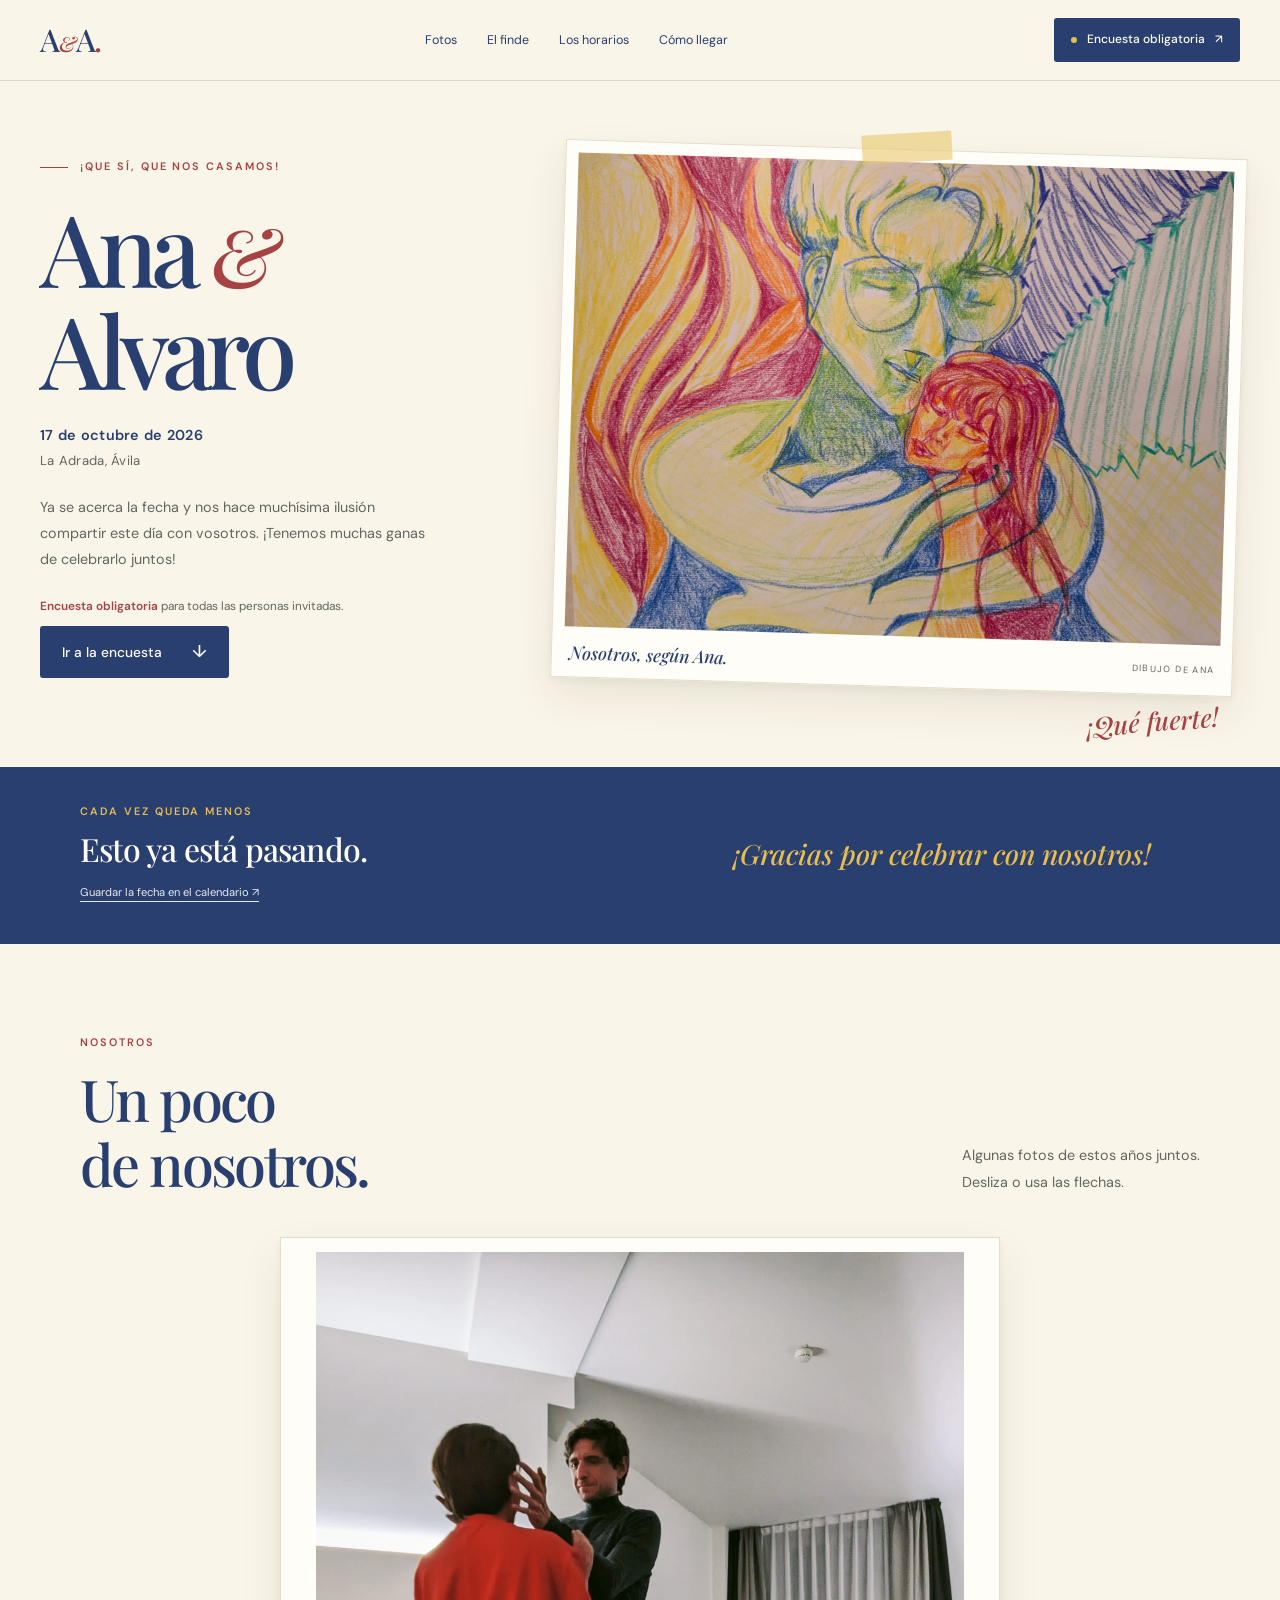
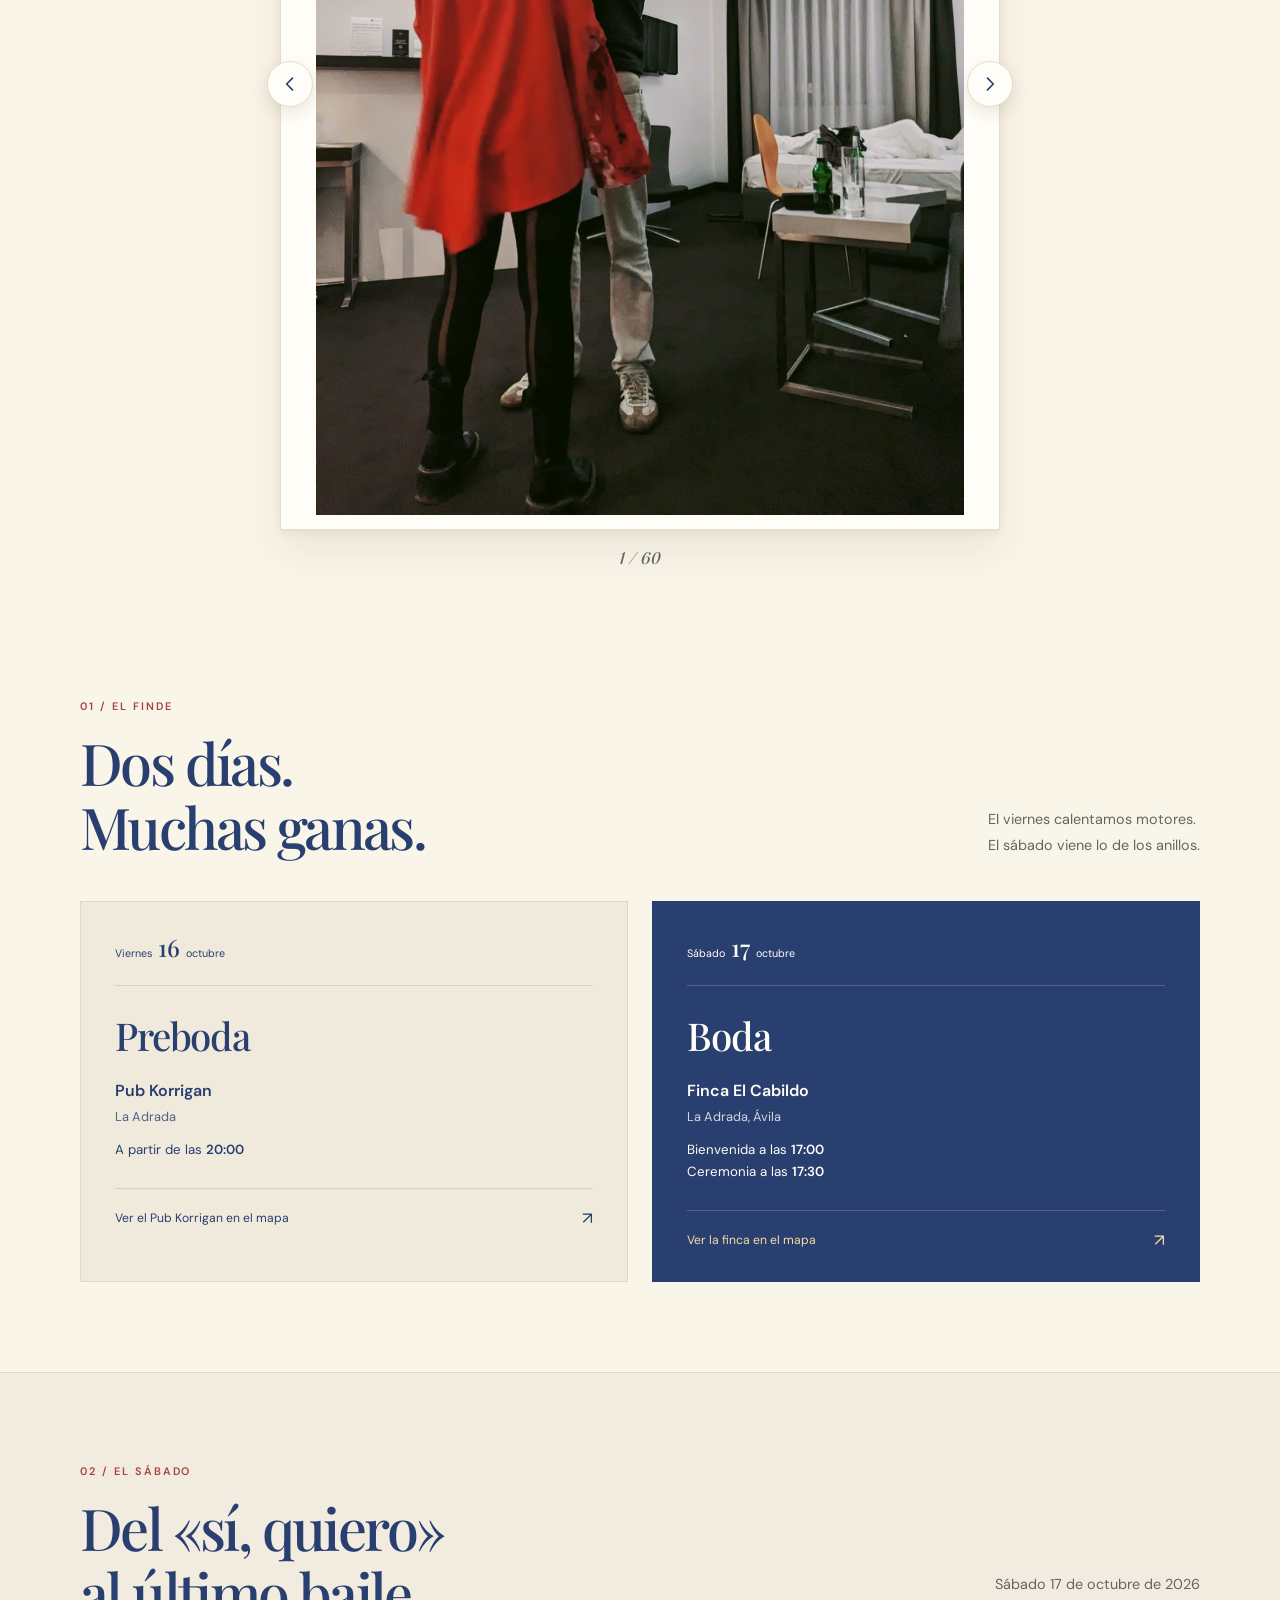
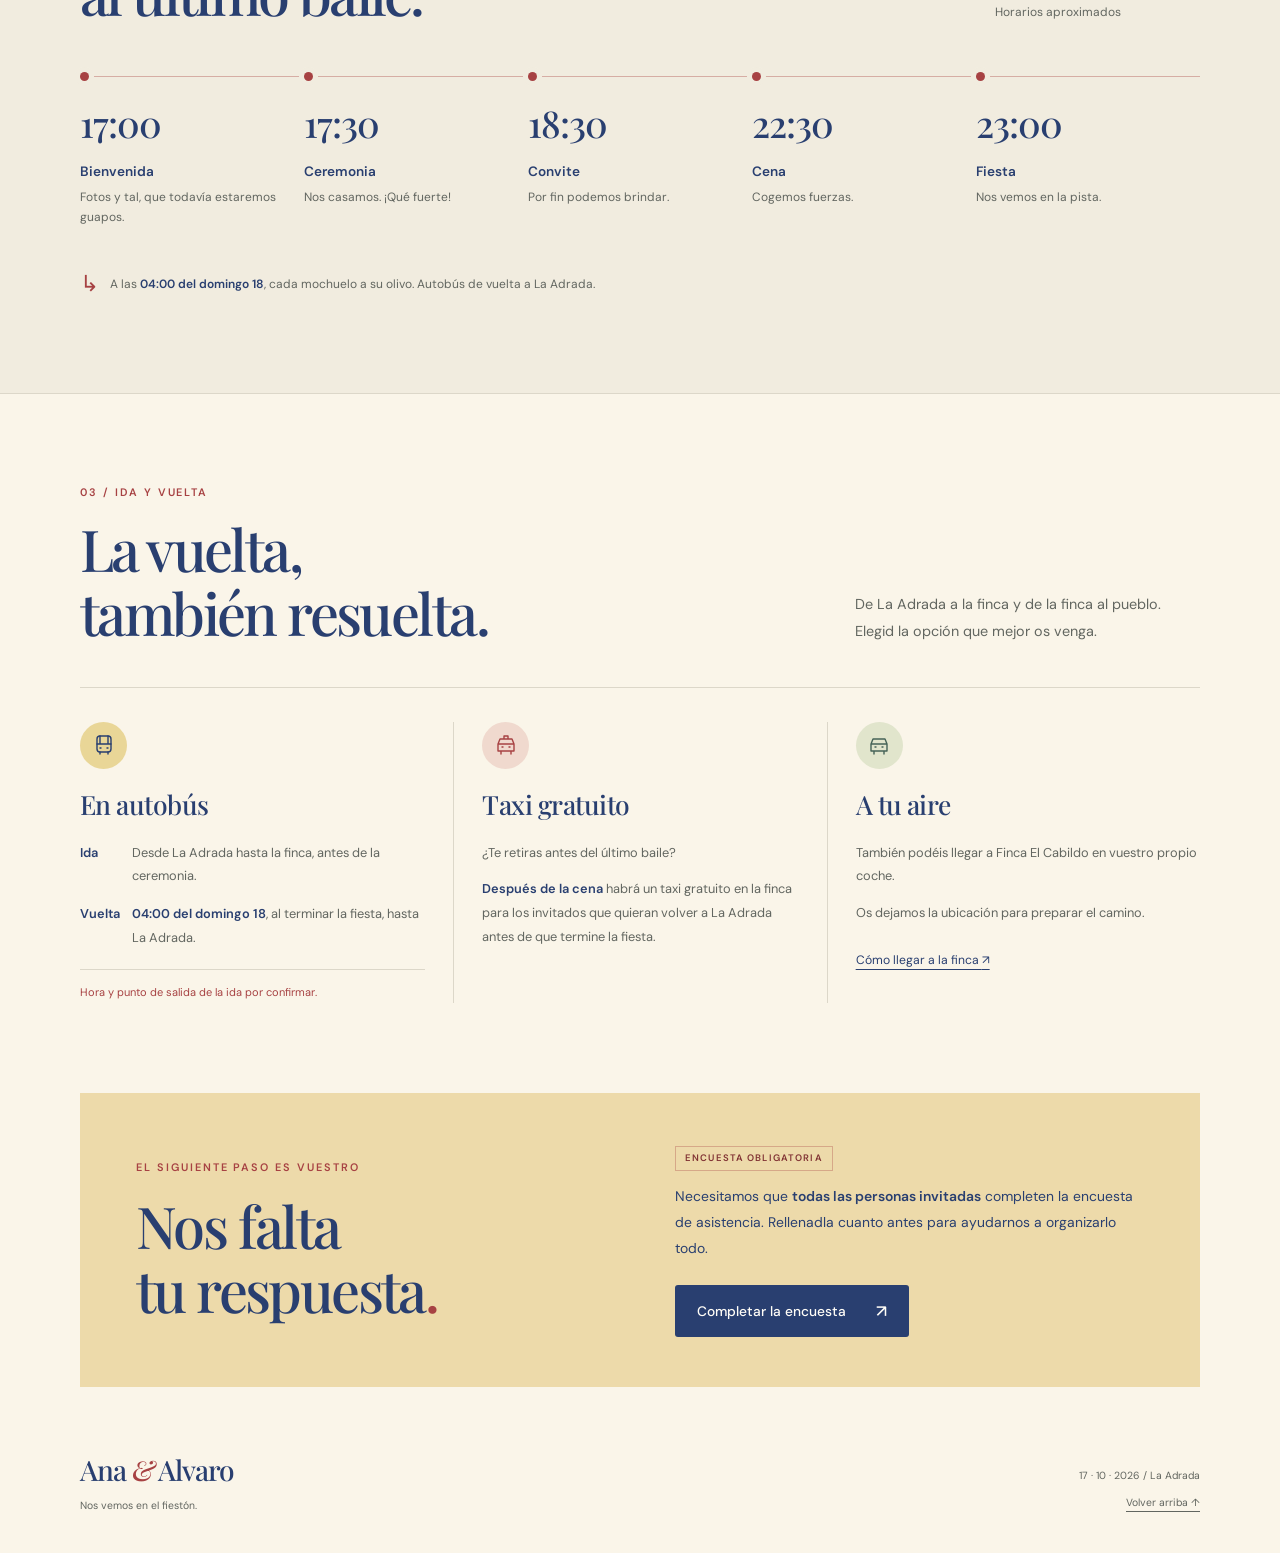
<file: index.html>
<!doctype html>
<html lang="es">
<head>
  <meta charset="utf-8">
  <meta name="viewport" content="width=device-width, initial-scale=1">
  <meta name="theme-color" content="#faf5e9">
  <meta name="description" content="Ana y Alvaro se casan el 17 de octubre de 2026 en Finca El Cabildo, La Adrada. Preboda, horarios, transporte y encuesta de asistencia.">
  <title>Ana &amp; Alvaro · 17 de octubre de 2026</title>
  <link rel="icon" href="6-favicon.svg" type="image/svg+xml">
  <link rel="preconnect" href="https://fonts.googleapis.com">
  <link rel="preconnect" href="https://fonts.gstatic.com" crossorigin>
  <link href="https://fonts.googleapis.com/css2?family=DM+Sans:wght@400;500;600&family=Playfair+Display:ital,wght@0,500;0,600;1,500&display=swap" rel="stylesheet">
  <link rel="stylesheet" href="2-styles.css">
  <script src="4-countdown.js" defer></script>
  <script src="5-gift.js" defer></script>
  <script src="carousel.js" defer></script>
</head>
<body>
  <a class="skip-link" href="#contenido">Saltar al contenido</a>

  <header class="masthead">
    <div class="masthead-inner">
      <a class="monogram" href="#inicio" aria-label="Ana y Alvaro, inicio">A<span>&amp;</span>A<span class="monogram-dot" aria-hidden="true">.</span></a>
      <nav class="main-nav" aria-label="Navegación principal">

        <a href="#nosotros">Fotos</a>
        <a href="#detalles">El finde</a>
        <a href="#horarios">Los horarios</a>
        <a href="#logistica">Cómo llegar</a>      </nav>
      <a class="header-rsvp" href="https://tally.so/r/gD2LaK" target="_blank" rel="noopener noreferrer" aria-label="Encuesta obligatoria, se abre en otra pestaña">
        <span class="status-dot" aria-hidden="true"></span>Encuesta obligatoria <span aria-hidden="true">↗</span>
      </a>
    </div>
  </header>

  <main id="contenido">
    <section class="hero" id="inicio" aria-labelledby="couple-names">
      <div class="hero-copy">
        <div class="hero-heading">
          <p class="eyebrow"><span class="short-line" aria-hidden="true"></span>¡Que sí, que nos casamos!</p>
          <h1 id="couple-names"><span>Ana <i>&amp;</i></span> <span>Alvaro</span></h1>
          <p class="hero-date"><time datetime="2026-10-17">17 de octubre de 2026</time><span>La Adrada, Ávila</span></p>
        </div>
        <div class="hero-note">
          <p class="intro">Ya se acerca la fecha y nos hace muchísima ilusión compartir este día con vosotros. ¡Tenemos muchas ganas de celebrarlo juntos!</p>
          <div class="hero-response">
            <p class="response-label"><strong>Encuesta obligatoria</strong> para todas las personas invitadas.</p>
            <a class="button button-blue" href="#confirmar" aria-label="Ir a la sección de encuesta obligatoria">Ir a la encuesta <span aria-hidden="true">↓</span></a>
          </div>
        </div>
      </div>
      <figure class="artwork">
        <div class="paper-tape" aria-hidden="true"></div>
        <picture>
          <source srcset="9-ana-alvaro-dibujo.webp" type="image/webp">
          <img src="8-ana-alvaro-dibujo.png" width="2016" height="1458" alt="Dibujo a lápices de colores de Ana y Alvaro abrazados, ilustrado por Ana." fetchpriority="high">
        </picture>
        <figcaption><span>Nosotros, según Ana.</span><span class="artwork-credit">Dibujo de Ana</span></figcaption>
        <span class="artwork-note" aria-hidden="true">¡Qué fuerte!</span>
      </figure>
    </section>

    <section class="countdown-section" aria-labelledby="countdown-title">
      <div class="countdown-inner">
        <div class="countdown-heading">
          <p class="eyebrow">Cada vez queda menos</p>
          <h2 id="countdown-title">Esto ya está pasando.</h2>
          <a class="calendar-link" href="7-ana-y-alvaro.ics" download="boda-ana-y-alvaro.ics">Guardar la fecha en el calendario <span aria-hidden="true">↗</span></a>
        </div>
        <div class="countdown-display">
          <p id="countdown-fallback"><time datetime="2026-10-17T17:30:00+02:00">17 de octubre de 2026 · 17:30</time><br><span>Hora de La Adrada</span></p>
          <div class="countdown-units" id="countdown-units" role="timer" aria-live="off" aria-label="Cuenta atrás hasta la ceremonia" hidden>
            <div><span class="count-number" id="count-days">—</span><span class="count-label">Días</span></div>
            <div><span class="count-number" id="count-hours">—</span><span class="count-label">Horas</span></div>
            <div><span class="count-number" id="count-minutes">—</span><span class="count-label">Minutos</span></div>
            <div><span class="count-number" id="count-seconds">—</span><span class="count-label">Segundos</span></div>
          </div>
          <p class="countdown-caption" id="countdown-caption" hidden>Hasta el sí, quiero · 17:30, hora de La Adrada</p>
          <p class="countdown-message" id="countdown-message" hidden></p>
        </div>
      </div>
    </section>



    <section class="section carousel-section" id="nosotros" aria-labelledby="carousel-title">
      <div class="section-heading">
        <div><p class="eyebrow">Nosotros</p><h2 id="carousel-title">Un poco<br>de nosotros.</h2></div>
        <p class="section-intro">Algunas fotos de estos años juntos.<br>Desliza o usa las flechas.</p>
      </div>
      <div class="carousel" data-carousel>
        <div class="carousel-frame">
          <div class="carousel-viewport" data-carousel-viewport tabindex="0" role="region" aria-roledescription="Carrusel" aria-label="Fotos de Ana y Alvaro">
            <div class="carousel-track" data-carousel-track></div>
          </div>
          <button class="carousel-arrow carousel-prev" type="button" data-carousel-prev aria-label="Foto anterior"><svg viewBox="0 0 24 24" fill="none" stroke="currentColor" stroke-width="2" stroke-linecap="round" stroke-linejoin="round" aria-hidden="true"><path d="M15 5l-7 7 7 7"/></svg></button>
          <button class="carousel-arrow carousel-next" type="button" data-carousel-next aria-label="Foto siguiente"><svg viewBox="0 0 24 24" fill="none" stroke="currentColor" stroke-width="2" stroke-linecap="round" stroke-linejoin="round" aria-hidden="true"><path d="M9 5l7 7-7 7"/></svg></button>
        </div>
        <p class="carousel-counter"><span data-carousel-current>1</span> / <span data-carousel-total></span></p>
      </div>
      <noscript><p class="section-intro carousel-noscript">Activa JavaScript para ver el carrusel de fotos.</p></noscript>
    </section>

    <section class="section" id="detalles" aria-labelledby="events-title">
      <div class="section-heading">
        <div><p class="eyebrow">01 / El finde</p><h2 id="events-title">Dos días.<br>Muchas ganas.</h2></div>
        <p class="section-intro">El viernes calentamos motores.<br>El sábado viene lo de los anillos.</p>
      </div>
      <div class="event-grid">
        <article class="event-card event-pre">
          <div class="event-top"><time datetime="2026-10-16">Viernes <strong>16</strong> octubre</time></div>
          <h3>Preboda</h3>
          <p class="venue">Pub Korrigan</p>
          <p class="event-place">La Adrada</p>
          <p class="event-hour">A partir de las <strong>20:00</strong></p>
          <a class="location-link" href="https://www.google.com/maps/search/?api=1&amp;query=Pub+Korrigan%2C+La+Adrada%2C+Avila" target="_blank" rel="noopener noreferrer" aria-label="Ver el Pub Korrigan en el mapa, se abre en otra pestaña">Ver el Pub Korrigan en el mapa <span aria-hidden="true">↗</span></a>
        </article>
        <article class="event-card event-wedding">
          <div class="event-top"><time datetime="2026-10-17">Sábado <strong>17</strong> octubre</time></div>
          <h3>Boda</h3>
          <p class="venue">Finca El Cabildo</p>
          <p class="event-place">La Adrada, Ávila</p>
          <p class="event-hour">Bienvenida a las <strong>17:00</strong><br>Ceremonia a las <strong>17:30</strong></p>
          <a class="location-link" href="https://www.google.com/maps/search/?api=1&amp;query=Finca+El+Cabildo%2C+La+Adrada%2C+Avila" target="_blank" rel="noopener noreferrer" aria-label="Ver Finca El Cabildo en el mapa, se abre en otra pestaña">Ver la finca en el mapa <span aria-hidden="true">↗</span></a>
        </article>
      </div>
    </section>

    <section class="schedule-section" id="horarios" aria-labelledby="schedule-title">
      <div class="section schedule-inner">
        <div class="section-heading">
          <div><p class="eyebrow">02 / El sábado</p><h2 id="schedule-title">Del «sí, quiero»<br>al último baile.</h2></div>
          <p class="section-intro">Sábado 17 de octubre de 2026<br><span class="muted">Horarios aproximados</span></p>
        </div>
        <ol class="timeline">
          <li><span class="timeline-dot" aria-hidden="true"></span><time datetime="2026-10-17T17:00:00+02:00">17:00</time><div><h3>Bienvenida</h3><p>Fotos y tal, que todavía estaremos guapos.</p></div></li>
          <li><span class="timeline-dot" aria-hidden="true"></span><time datetime="2026-10-17T17:30:00+02:00">17:30</time><div><h3>Ceremonia</h3><p>Nos casamos. ¡Qué fuerte!</p></div></li>
          <li><span class="timeline-dot" aria-hidden="true"></span><time datetime="2026-10-17T18:30:00+02:00">18:30</time><div><h3>Convite</h3><p>Por fin podemos brindar.</p></div></li>
          <li><span class="timeline-dot" aria-hidden="true"></span><time datetime="2026-10-17T22:30:00+02:00">22:30</time><div><h3>Cena</h3><p>Cogemos fuerzas.</p></div></li>
          <li><span class="timeline-dot" aria-hidden="true"></span><time datetime="2026-10-17T23:00:00+02:00">23:00</time><div><h3>Fiesta</h3><p>Nos vemos en la pista.</p></div></li>
        </ol>
        <p class="schedule-return"><span aria-hidden="true">↳</span> A las <strong>04:00 del domingo 18</strong>, cada mochuelo a su olivo. Autobús de vuelta a La Adrada.</p>
      </div>
    </section>

    <section class="section" id="logistica" aria-labelledby="transport-title">
      <div class="section-heading">
        <div><p class="eyebrow">03 / Ida y vuelta</p><h2 id="transport-title">La vuelta,<br>también resuelta.</h2></div>
        <p class="section-intro">De La Adrada a la finca y de la finca al pueblo. Elegid la opción que mejor os venga.</p>
      </div>
      <div class="transport-grid">
        <article class="transport-card">
          <span class="transport-icon" aria-hidden="true"><svg viewBox="0 0 24 24" fill="none"><rect x="5" y="3" width="14" height="16" rx="3"/><path d="M5 11h14M8 3v8m8-8v8M8 19v2m8-2v2M8 15h1m6 0h1"/></svg></span>
          <h3>En autobús</h3>
          <dl class="transport-times">
            <div><dt>Ida</dt><dd>Desde La Adrada hasta la finca, antes de la ceremonia.</dd></div>
            <div><dt>Vuelta</dt><dd><strong>04:00 del domingo 18</strong>, al terminar la fiesta, hasta La Adrada.</dd></div>
          </dl>
          <p class="pending-note">Hora y punto de salida de la ida por confirmar.</p>
        </article>
        <article class="transport-card">
          <span class="transport-icon icon-coral" aria-hidden="true"><svg viewBox="0 0 24 24" fill="none"><path d="m4 11 2-5h12l2 5M4 11h16v7H4zM7 18v3m10-3v3M8 14h1m6 0h1M10 6V3h4v3"/></svg></span>
          <h3>Taxi gratuito</h3>
          <p>¿Te retiras antes del último baile?</p>
          <p><strong>Después de la cena</strong> habrá un taxi gratuito en la finca para los invitados que quieran volver a La Adrada antes de que termine la fiesta.</p>
        </article>
        <article class="transport-card">
          <span class="transport-icon icon-green" aria-hidden="true"><svg viewBox="0 0 24 24" fill="none"><path d="m4 11 2-5h12l2 5M4 11h16v7H4zM7 18v3m10-3v3M8 14h1m6 0h1"/></svg></span>
          <h3>A tu aire</h3>
          <p>También podéis llegar a Finca El Cabildo en vuestro propio coche.</p>
          <p>Os dejamos la ubicación para preparar el camino.</p>
          <a class="text-link" href="https://www.google.com/maps/dir/?api=1&amp;destination=Finca+El+Cabildo%2C+La+Adrada%2C+Avila&amp;travelmode=driving" target="_blank" rel="noopener noreferrer" aria-label="Ver ubicación de Finca El Cabildo, se abre en otra pestaña">Cómo llegar a la finca <span aria-hidden="true">↗</span></a>
        </article>
      </div>
    </section>

    <section class="rsvp-section" id="confirmar" aria-labelledby="rsvp-title">
      <div class="rsvp-inner">
        <div><p class="eyebrow">El siguiente paso es vuestro</p><h2 id="rsvp-title">Nos falta<br>tu respuesta<span>.</span></h2></div>
        <div class="rsvp-action">
          <p class="required-tag">Encuesta obligatoria</p>
          <p>Necesitamos que <strong>todas las personas invitadas</strong> completen la encuesta de asistencia. Rellenadla cuanto antes para ayudarnos a organizarlo todo.</p>
          <a class="button button-blue" href="https://tally.so/r/gD2LaK" target="_blank" rel="noopener noreferrer" aria-label="Completar la encuesta obligatoria, se abre en otra pestaña">Completar la encuesta <span aria-hidden="true">↗</span></a>
        </div>
      </div>
    </section>

    <section class="gift-section" id="regalo" aria-labelledby="gift-title" hidden>
      <div class="gift-inner">
        <div class="gift-copy">
          <p class="eyebrow">De corazón</p>
          <h2 id="gift-title">El mejor regalo<br>es veros allí.</h2>
          <p>Si queréis hacernos un regalo, os dejamos aquí nuestra cuenta. Gracias por acompañarnos y por todo el cariño que nos dais.</p>
        </div>
        <div class="gift-account">
          <p class="gift-account-label">Datos de la cuenta</p>
          <dl class="gift-details">
            <div><dt>Titular</dt><dd></dd></div>
            <div id="gift-bank-row" hidden><dt>Banco</dt><dd></dd></div>
            <div>
              <dt class="gift-iban-heading">IBAN <button class="gift-copy-button" id="copy-iban" type="button" aria-label="Copiar IBAN" title="Copiar IBAN" hidden><svg viewBox="0 0 24 24" fill="none" stroke="currentColor" stroke-width="1.8" stroke-linecap="round" stroke-linejoin="round" aria-hidden="true"><rect x="8" y="8" width="11" height="11" rx="2"/><path d="M16 8V6a2 2 0 0 0-2-2H6a2 2 0 0 0-2 2v8a2 2 0 0 0 2 2h2"/></svg></button></dt>
              <dd class="gift-iban-scroll"><span class="gift-iban" id="gift-iban"></span><span class="gift-copy-status" id="gift-copy-status" role="status" aria-live="polite"></span></dd>
            </div>
            <div><dt>BIC / SWIFT</dt><dd></dd></div>
          </dl>
          <p class="gift-reference">En el concepto, poned vuestros nombres para saber de quién viene el regalo.</p>
        </div>
      </div>
    </section>
  </main>

  <footer class="footer">
    <div><p class="footer-names">Ana <i>&amp;</i> Alvaro</p><p>Nos vemos en el fiestón.</p></div>
    <div class="footer-end"><p>17 · 10 · 2026 / La Adrada</p><a href="#inicio">Volver arriba <span aria-hidden="true">↑</span></a></div>
  </footer>
</body>
</html>
</file>
<file: 2-styles.css>
/* Colores tomados del dibujo de Ana. */
:root {
  --paper: #faf5e9;
  --white: #fffdf7;
  --blue: #293f70;
  --coral: #a74243;
  --gold: #e7bc50;
  --muted: #626660;
  --line: #dcd7c9;
  --serif: 'Playfair Display', Georgia, serif;
  --sans: 'DM Sans', system-ui, sans-serif;
}
* { box-sizing: border-box; }
html { scroll-behavior: smooth; scroll-padding-top: 110px; }
body { margin: 0; color: var(--blue); background: var(--paper); font: 16px/1.65 var(--sans); -webkit-font-smoothing: antialiased; }
img, svg { max-width: 100%; }
a { color: inherit; text-underline-offset: 5px; }
button, a { -webkit-tap-highlight-color: transparent; }
a:focus-visible, button:focus-visible { outline: 3px solid var(--coral); outline-offset: 6px; border-radius: 3px; }
[hidden] { display: none !important; }
::selection { background: #edc65b; color: var(--blue); }
h1, h2, h3, p, figure { margin: 0; }
h2 { font: 500 clamp(2.6rem, 4.5vw, 4rem)/1.12 var(--serif); letter-spacing: -.045em; }
.eyebrow { font-size: .68rem; font-weight: 600; text-transform: uppercase; letter-spacing: .18em; color: var(--coral); }
.skip-link { position: fixed; top: 8px; left: 8px; z-index: 20; padding: 10px 16px; background: var(--blue); color: white; transform: translateY(-160%); }
.skip-link:focus { transform: translateY(0); }

/* El acceso a la encuesta sigue visible también en móvil. */
.masthead { position: sticky; top: 0; z-index: 10; background: rgba(250,245,233,.97); border-bottom: 1px solid var(--line); }
.masthead-inner { max-width: 1370px; margin: auto; padding: 18px 40px; display: flex; align-items: center; justify-content: space-between; gap: 24px; }
.monogram { font: 500 1.95rem/1 var(--serif); letter-spacing: -.09em; text-decoration: none; white-space: nowrap; }
.monogram > span:first-child { color: var(--coral); font-size: .68em; font-style: italic; margin: 0 2px; }
.monogram-dot { color: var(--coral); }
.main-nav { display: flex; gap: 30px; font-size: .78rem; }
.main-nav a { padding: 10px 0; text-decoration: none; }
.main-nav a:hover { color: var(--coral); }
.header-rsvp { display: flex; align-items: center; gap: 10px; min-height: 44px; padding: 10px 17px; background: var(--blue); color: var(--white); font-size: .75rem; font-weight: 500; text-decoration: none; border-radius: 3px; }
.status-dot { width: 6px; height: 6px; flex-shrink: 0; background: var(--gold); border-radius: 50%; }
.header-rsvp:hover { background: #3d5384; }

/* Portada: texto e ilustración comparten la primera pantalla. */
.hero { max-width: 1370px; margin: auto; padding: 68px 40px 80px; display: grid; grid-template-columns: .84fr 1.25fr; align-items: center; gap: 60px; }
.hero-heading .eyebrow { display: flex; align-items: center; gap: 12px; }
.short-line { display: inline-block; width: 28px; height: 1px; background: var(--coral); }
.hero h1 { margin: 20px 0 24px; font: 500 clamp(4.5rem, 7.8vw, 7.1rem)/1.02 var(--serif); letter-spacing: -.065em; }
.hero h1 > span { display: block; }
.hero h1 i { color: var(--coral); font-size: .82em; font-weight: 500; }
.hero-date { font-size: .9rem; letter-spacing: .02em; }
.hero-date time { font-weight: 600; }
.hero-date > span { display: block; margin-top: 2px; color: var(--muted); font-size: .82rem; }
.intro { max-width: 395px; margin-top: 24px; color: var(--muted); font-size: .9rem; line-height: 1.8; }
.hero-response { margin-top: 24px; }
.response-label { max-width: 370px; margin-bottom: 10px; font-size: .74rem; line-height: 1.6; color: var(--muted); }
.response-label strong { color: var(--coral); font-weight: 600; }
.button { display: inline-flex; min-height: 52px; align-items: center; justify-content: space-between; gap: 30px; padding: 14px 22px; border-radius: 3px; text-decoration: none; font-size: .86rem; font-weight: 500; transition: background .18s, transform .18s; }
.button-blue { background: var(--blue); color: var(--white); }
.button-blue:hover { background: #3b5488; transform: translateY(-2px); }
.button span { font-size: 1.25em; line-height: 1; }
.artwork { position: relative; padding: 12px 12px 0; background: var(--white); border: 1px solid #e6ddc9; box-shadow: 0 18px 40px #3c321416, 0 3px 7px #3c32140c; transform: rotate(1.7deg); }
.artwork picture, .artwork img { display: block; width: 100%; height: auto; }
.artwork figcaption { display: flex; align-items: center; justify-content: space-between; gap: 12px; min-height: 50px; padding: 12px 5px; }
.artwork figcaption > span:first-child { font: italic 500 1.1rem var(--serif); }
.artwork-credit { font-size: .57rem; text-transform: uppercase; letter-spacing: .15em; color: var(--muted); }
.paper-tape { position: absolute; z-index: 1; width: 90px; height: 29px; top: -17px; left: calc(50% - 45px); background: #e8c96994; transform: rotate(-5deg); }
.artwork-note { position: absolute; bottom: -44px; right: 12px; font: italic 500 1.6rem var(--serif); color: var(--coral); transform: rotate(-6deg); }

/* Cuenta atrás: la hora de destino no depende de la zona del visitante. */
.countdown-section { background: var(--blue); color: var(--white); }
.countdown-inner { display: flex; justify-content: space-between; align-items: center; gap: 48px; max-width: 1200px; margin: auto; padding: 36px 40px 40px; }
.countdown-heading .eyebrow { color: var(--gold); margin-bottom: 10px; }
.countdown-heading h2 { font-size: clamp(1.65rem, 2.5vw, 2.4rem); letter-spacing: -.025em; }
.calendar-link { display: inline-block; margin-top: 16px; color: #e6e9ee; font-size: .7rem; }
.calendar-link:hover { color: var(--gold); }
.countdown-section a:focus-visible { outline-color: var(--gold); }
.countdown-display { flex: 0 0 46%; text-align: center; }
.countdown-units { display: grid; grid-template-columns: repeat(4, minmax(0, 1fr)); }
.countdown-units > div + div { border-left: 1px solid #ffffff29; }
.count-number { display: block; font: 500 clamp(2.2rem, 4vw, 3.4rem)/1.15 var(--serif); font-variant-numeric: lining-nums tabular-nums; letter-spacing: -.03em; }
.count-label { display: block; margin-top: 8px; color: #e1e5eb; font-size: .55rem; text-transform: uppercase; letter-spacing: .15em; }
.countdown-caption { margin-top: 15px; font-size: .62rem; color: #d5dce7; }
.countdown-message { font: italic 500 1.75rem/1.4 var(--serif); color: var(--gold); }
#countdown-fallback { font: 500 1.3rem/1.5 var(--serif); }
#countdown-fallback span { font: .7rem var(--sans); color: #e1e5eb; }

.section { max-width: 1200px; padding: 90px 40px; margin: auto; }
.section-heading { display: flex; justify-content: space-between; align-items: end; gap: 48px; margin-bottom: 42px; }
.section-heading .eyebrow { margin-bottom: 14px; }
.section-intro { max-width: 345px; color: var(--muted); font-size: .9rem; line-height: 1.85; }
.muted { font-size: .75rem; }
.event-grid { display: grid; grid-template-columns: 1fr 1fr; gap: 24px; }
.event-card { padding: 29px 34px 27px; border: 1px solid var(--line); }
.event-pre { background: #f0eadc; }
.event-wedding { background: var(--blue); border-color: var(--blue); color: var(--white); }
.event-top { display: flex; justify-content: space-between; align-items: center; gap: 12px; padding-bottom: 22px; border-bottom: 1px solid #293f7025; }
.event-kind { color: var(--coral); text-transform: uppercase; letter-spacing: .15em; font-size: .63rem; font-weight: 600; }
.event-top time { font-size: .67rem; white-space: nowrap; }
.event-top time strong { font: 500 1.5rem var(--serif); margin: 0 3px; }
.event-wedding .event-kind { color: var(--gold); }
.event-wedding .event-top { border-color: #ffffff33; }
.event-card h3 { font: 500 clamp(1.9rem, 3vw, 2.6rem)/1.15 var(--serif); letter-spacing: -.03em; margin: 27px 0 21px; }
.venue { font-weight: 600; font-size: 1rem; }
.event-place { font-size: .8rem; opacity: .8; margin: 2px 0 12px; }
.event-hour { font-size: .83rem; }
.event-hour strong { font-weight: 600; }
.location-link { display: flex; min-height: 44px; margin-top: 27px; padding: 14px 0 0; justify-content: space-between; align-items: center; border-top: 1px solid #293f7025; font-size: .76rem; text-decoration: none; }
.location-link:hover { text-decoration: underline; }
.location-link span { font-size: 1.4em; }
.event-wedding .location-link { border-color: #ffffff33; color: #f6dda3; }
.event-wedding a:focus-visible { outline-color: var(--gold); }

.schedule-section { background: #f1ecdf; border-block: 1px solid var(--line); }
.timeline { display: grid; grid-template-columns: repeat(5, minmax(0, 1fr)); list-style: none; padding: 0; margin: 52px 0 0; }
.timeline li { position: relative; padding: 24px 16px 0 0; border-top: 1px solid #a7424360; }
.timeline-dot { position: absolute; width: 9px; height: 9px; top: -5px; left: 0; background: var(--coral); border-radius: 50%; box-shadow: 0 0 0 5px #f1ecdf; }
.timeline time { font: 500 2.3rem/1.2 var(--serif); letter-spacing: -.025em; }
.timeline h3 { font-size: .85rem; font-weight: 600; margin: 14px 0 5px; }
.timeline p { font-size: .75rem; color: var(--muted); }
.schedule-return { margin-top: 38px; font-size: .75rem; color: var(--muted); }
.schedule-return > span { display: inline-block; font-size: 1.4rem; margin-right: 8px; color: var(--coral); vertical-align: middle; }
.schedule-return strong { font-weight: 600; color: var(--blue); }

.transport-grid { display: grid; grid-template-columns: repeat(3, minmax(0, 1fr)); gap: 0; border-top: 1px solid var(--line); padding-top: 34px; }
.transport-card { padding-right: 28px; }
.transport-card + .transport-card { padding-left: 28px; border-left: 1px solid var(--line); }
.transport-card:last-child { padding-right: 0; }
.transport-icon { display: inline-flex; align-items: center; justify-content: center; width: 47px; height: 47px; border-radius: 50%; background: #e9d697; color: var(--blue); }
.transport-icon svg { width: 24px; height: 24px; stroke: currentColor; stroke-width: 1.4; stroke-linecap: round; stroke-linejoin: round; }
.icon-coral { background: #f0d9ce; color: var(--coral); }
.icon-green { background: #e1e5cc; color: #456357; }
.transport-card h3 { font: 500 1.65rem var(--serif); margin: 17px 0 19px; letter-spacing: -.02em; }
.transport-card p, .transport-times { font-size: .8rem; color: var(--muted); line-height: 1.85; }
.transport-card > p + p { margin-top: 13px; }
.transport-card strong { color: var(--blue); font-weight: 600; }
.transport-times { margin: 0; }
.transport-times > div { display: grid; grid-template-columns: 44px 1fr; gap: 8px; }
.transport-times > div + div { margin-top: 14px; }
.transport-times dt { font-weight: 600; color: var(--blue); }
.transport-times dd { margin: 0; }
.transport-card .pending-note { margin-top: 20px; padding-top: 12px; border-top: 1px solid var(--line); font-size: .69rem; color: var(--coral); }
.text-link { display: inline-block; min-height: 44px; padding-top: 15px; margin-top: 10px; font-size: .76rem; }
.text-link:hover { color: var(--coral); }

.rsvp-section { padding: 0 40px 64px; }
.rsvp-inner { display: grid; grid-template-columns: 1fr 1fr; align-items: center; gap: 70px; max-width: 1120px; margin: auto; background: #eddaaa; padding: 50px 56px; }
.rsvp-inner .eyebrow { margin-bottom: 16px; }
.rsvp-inner h2 { font-size: clamp(2.5rem, 4.5vw, 3.8rem); }
.rsvp-inner h2 span { color: var(--coral); }
.rsvp-action .required-tag { display: inline-block; margin-bottom: 13px; padding: 4px 9px; border: 1px solid #a7424355; font-size: .59rem; letter-spacing: .12em; font-weight: 600; text-transform: uppercase; color: #813334; }
.rsvp-action > p:not(.required-tag) { font-size: .87rem; line-height: 1.85; }
.rsvp-action strong { font-weight: 600; }
.rsvp-action .button { margin-top: 24px; }
.gift-section { padding: 0 40px 78px; }
.gift-inner { display: grid; grid-template-columns: minmax(0, 1fr) minmax(0, 1fr); align-items: center; gap: 60px; max-width: 1120px; margin: auto; padding: 42px 52px; background: #f0eadc; border: 1px solid var(--line); }
.gift-copy .eyebrow { margin-bottom: 13px; }
.gift-copy h2 { font-size: clamp(2.2rem, 3.7vw, 3.2rem); }
.gift-copy > p:last-child { max-width: 405px; margin-top: 20px; color: var(--muted); font-size: .86rem; line-height: 1.8; }
.gift-account { min-width: 0; padding: 4px 0 4px 30px; border-left: 2px solid var(--coral); }
.gift-account-label { color: var(--coral); font-size: .72rem; font-weight: 600; text-transform: uppercase; letter-spacing: .11em; }
.gift-details { margin: 20px 0 0; }
.gift-details > div + div { margin-top: 14px; }
.gift-details dt { margin-bottom: 3px; color: var(--muted); font-size: .78rem; }
.gift-details dd { margin: 0; font-size: .96rem; font-weight: 500; overflow-wrap: anywhere; }
.gift-iban-heading { display: flex; align-items: center; gap: 4px; }
.gift-details .gift-iban-scroll { overflow-x: auto; overflow-wrap: normal; }
.gift-iban { display: block; width: max-content; max-width: none; font: 600 1.02rem/1.6 var(--sans); letter-spacing: -.025em; white-space: nowrap; font-variant-numeric: tabular-nums; }
.gift-copy-button { display: inline-flex; width: 30px; height: 30px; align-items: center; justify-content: center; padding: 5px; border: 0; border-radius: 5px; background: none; color: var(--coral); cursor: pointer; }
.gift-copy-button svg { width: 18px; height: 18px; }
.gift-copy-button:hover { background: #a7424317; }
.gift-copy-status { display: block; margin-top: 5px; color: var(--muted); font-size: .78rem; }
.gift-copy-status:empty { display: none; }
.gift-reference { margin-top: 20px; padding-top: 16px; border-top: 1px solid var(--line); color: var(--muted); font-size: .82rem; line-height: 1.7; }
.footer { display: flex; justify-content: space-between; align-items: end; gap: 30px; padding: 0 40px 38px; max-width: 1200px; margin: auto; }
.footer-names { font: 500 1.75rem var(--serif); letter-spacing: -.04em; }
.footer-names i { color: var(--coral); }
.footer p:not(.footer-names), .footer a { font-size: .65rem; color: var(--muted); }
.footer-names + p { margin-top: 9px; }
.footer-end { text-align: right; }
.footer-end a { display: inline-block; padding: 10px 0 0; }

@media (min-width: 1500px) {
  .hero { padding-top: 84px; padding-bottom: 100px; }
}
@media (max-width: 1000px) {
  .masthead-inner { padding-inline: 28px; }
  .hero { gap: 30px; padding: 48px 28px 70px; grid-template-columns: .9fr 1.1fr; }
  .hero h1 { font-size: clamp(3.8rem, 8.4vw, 5.2rem); }
  .hero-heading .eyebrow { font-size: .59rem; letter-spacing: .14em; }
  .intro { font-size: .82rem; }
  .section { padding: 72px 28px; }
  .countdown-inner { padding-inline: 28px; gap: 24px; }
  .event-card { padding-inline: 25px; }
  .rsvp-section { padding-inline: 28px; }
  .rsvp-inner { padding: 38px 34px; gap: 35px; }
  .gift-section { padding-inline: 28px; }
  .gift-inner { gap: 30px; padding: 36px; }
}
@media (max-width: 720px) {
  html { scroll-padding-top: 90px; }
  .masthead-inner { padding: 12px 20px; gap: 12px; }
  .monogram { font-size: 1.75rem; }
  .main-nav { display: none; }
  .header-rsvp { min-height: 42px; padding: 10px 12px; font-size: .68rem; gap: 8px; }
  .hero { display: grid; grid-template-columns: minmax(0, 1fr); gap: 25px; padding: 32px 23px 42px; }
  .hero-copy { display: contents; }
  .hero-heading { order: 1; text-align: center; }
  .hero-heading .eyebrow { justify-content: center; font-size: .6rem; }
  .hero h1 { font-size: clamp(2.45rem, 12vw, 4.7rem); margin: 15px 0 15px; letter-spacing: -.065em; white-space: nowrap; }
  .hero h1 > span { display: inline; }
  .hero-date { font-size: .8rem; }
  .hero-date > span { font-size: .71rem; margin-top: 1px; }
  .artwork { order: 2; transform: rotate(.8deg); padding: 8px 8px 0; margin-top: 5px; }
  .artwork figcaption { min-height: 40px; padding: 10px 3px; }
  .artwork figcaption > span:first-child { font-size: .98rem; }
  .artwork-credit { font-size: .48rem; letter-spacing: .09em; }
  .paper-tape { width: 62px; height: 23px; left: calc(50% - 31px); top: -13px; }
  .artwork-note { display: none; }
  .hero-note { order: 3; text-align: center; }
  .intro { max-width: 430px; margin: 0 auto; font-size: .84rem; }
  .hero-response { margin-top: 19px; }
  .response-label { margin: 0 auto 11px; max-width: 280px; font-size: .69rem; }
  .hero-response .button { width: 100%; max-width: 350px; }
  .countdown-inner { flex-direction: column; gap: 27px; padding: 31px 22px; text-align: center; }
  .countdown-heading h2 { font-size: 1.9rem; }
  .calendar-link { margin-top: 12px; }
  .countdown-display { width: 100%; max-width: 420px; }
  .count-number { font-size: 2.55rem; }
  .count-label { font-size: .5rem; letter-spacing: .1em; }
  .countdown-caption { font-size: .57rem; }
  .section { padding: 57px 23px; }
  .section-heading { display: block; margin-bottom: 28px; }
  .section-heading .eyebrow { margin-bottom: 12px; }
  h2 { font-size: clamp(2.45rem, 9.5vw, 3.4rem); }
  .section-intro { margin-top: 20px; font-size: .83rem; }
  .event-grid { grid-template-columns: minmax(0, 1fr); gap: 18px; }
  .event-card { padding: 23px 24px; }
  .event-top { padding-bottom: 18px; }
  .event-card h3 { font-size: 2.15rem; margin: 23px 0 18px; }
  .event-top time { font-size: .62rem; }
  .location-link { font-size: .73rem; }
  .timeline { position: relative; display: block; margin-top: 33px; }
  .timeline::before { content: ""; position: absolute; top: 22px; bottom: 22px; left: 5px; width: 1px; background: #a7424360; }
  .timeline li { display: grid; grid-template-columns: 91px minmax(0,1fr); gap: 18px; border-top: 0; padding: 0 0 30px 22px; margin-left: 5px; }
  .timeline li:last-child { padding-bottom: 0; }
  .timeline-dot { top: 18px; left: -5px; box-shadow: none; }
  .timeline time { font-size: 1.8rem; }
  .timeline h3 { margin: 0 0 3px; font-size: .85rem; }
  .timeline p { font-size: .74rem; }
  .schedule-return { padding-top: 18px; margin-top: 27px; border-top: 1px solid var(--line); line-height: 1.8; font-size: .73rem; }
  .transport-grid { grid-template-columns: minmax(0,1fr); padding-top: 24px; }
  .transport-card { padding: 0 0 26px; }
  .transport-card + .transport-card { border-left: 0; border-top: 1px solid var(--line); padding: 26px 0; }
  .transport-card:last-child { padding-bottom: 0; }
  .transport-card h3 { margin: 13px 0 14px; }
  .transport-card p, .transport-times { font-size: .84rem; }
  .transport-card .pending-note { max-width: 350px; }
  .transport-card .text-link { font-size: .8rem; }
  .rsvp-section { padding: 0 18px 42px; }
  .rsvp-inner { grid-template-columns: minmax(0,1fr); padding: 33px 25px; gap: 27px; }
  .rsvp-inner h2 { font-size: 2.8rem; }
  .rsvp-inner .eyebrow { font-size: .59rem; }
  .rsvp-action .button { width: 100%; gap: 12px; }
  .gift-section { padding: 0 18px 48px; }
  .gift-inner { display: block; padding: 31px 22px; }
  .gift-copy h2 { font-size: clamp(2.25rem, 9.5vw, 3rem); }
  .gift-copy > p:last-child { font-size: .95rem; line-height: 1.65; }
  .gift-account { margin-top: 29px; padding: 23px 0 0; border-left: 0; border-top: 2px solid var(--coral); }
  .gift-account-label { font-size: .75rem; }
  .gift-details { margin-top: 20px; }
  .gift-details > div + div { margin-top: 15px; }
  .gift-details dt { font-size: .9rem; }
  .gift-details dd { font-size: 1rem; }
  .gift-iban { font-size: 1rem; }
  .gift-reference { font-size: .95rem; }
  .footer { display: block; padding: 0 23px 28px; text-align: center; }
  .footer-end { text-align: center; margin-top: 24px; }
}
@media (max-width: 340px) {
  .gift-iban { font-size: .95rem; }
}
@media (prefers-reduced-motion: reduce) {
  html { scroll-behavior: auto; }
  .button { transition: none; }
  .button:hover { transform: none; }
}


/* Carrusel de fotos: marco de papel como el dibujo de la portada. */
.carousel-section { padding-bottom: 40px; }
.carousel { max-width: 720px; margin: 0 auto; }
.carousel-frame { position: relative; padding: 14px; background: var(--white); border: 1px solid #e6ddc9; box-shadow: 0 18px 40px #3c321416, 0 3px 7px #3c32140c; }
.carousel-viewport { overflow-x: auto; scrollbar-width: none; -ms-overflow-style: none; scroll-snap-type: x mandatory; }
.carousel-viewport::-webkit-scrollbar { display: none; }
.carousel-track { display: flex; }
.carousel-slide { flex: 0 0 100%; scroll-snap-align: center; scroll-snap-stop: always; aspect-ratio: 4 / 5; display: flex; align-items: center; justify-content: center; background: var(--white); }
.carousel-slide img { width: 100%; height: 100%; object-fit: contain; display: block; }
.carousel-arrow { position: absolute; top: 50%; transform: translateY(-50%); z-index: 2; width: 46px; height: 46px; display: flex; align-items: center; justify-content: center; background: var(--white); color: var(--blue); border: 1px solid #e6ddc9; border-radius: 50%; box-shadow: 0 6px 16px #3c32141c; cursor: pointer; transition: background .18s, transform .18s; }
.carousel-arrow:hover { background: var(--paper); transform: translateY(-50%) scale(1.06); }
.carousel-arrow svg { width: 20px; height: 20px; }
.carousel-prev { left: -14px; }
.carousel-next { right: -14px; }
.carousel-counter { margin-top: 16px; text-align: center; font: italic 500 1.05rem var(--serif); color: var(--muted); font-variant-numeric: lining-nums tabular-nums; }
.carousel-noscript { margin-top: 24px; }
@media (max-width: 720px) {
  .carousel-frame { padding: 10px; }
  .carousel-arrow { width: 40px; height: 40px; }
  .carousel-prev { left: 4px; }
  .carousel-next { right: 4px; }
}
@media (prefers-reduced-motion: reduce) {
  .carousel-arrow { transition: none; }
}
</file>
